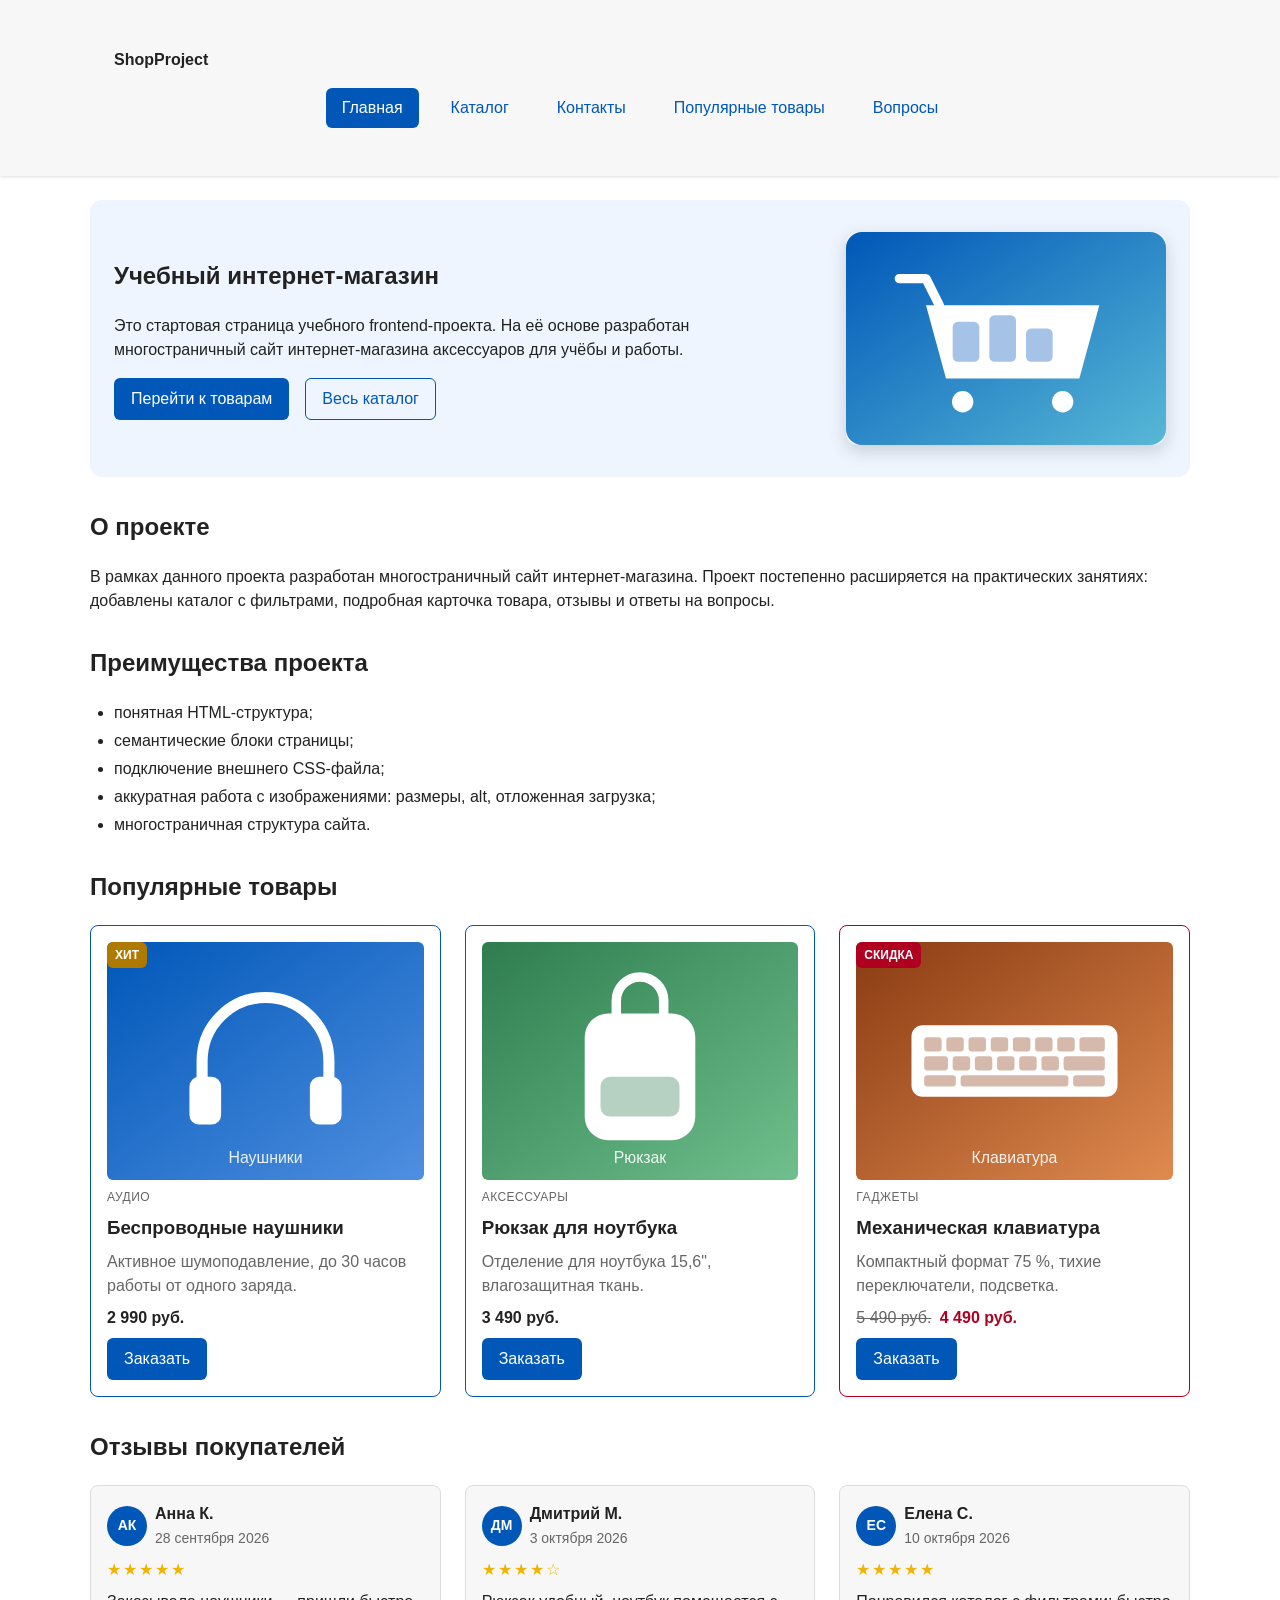
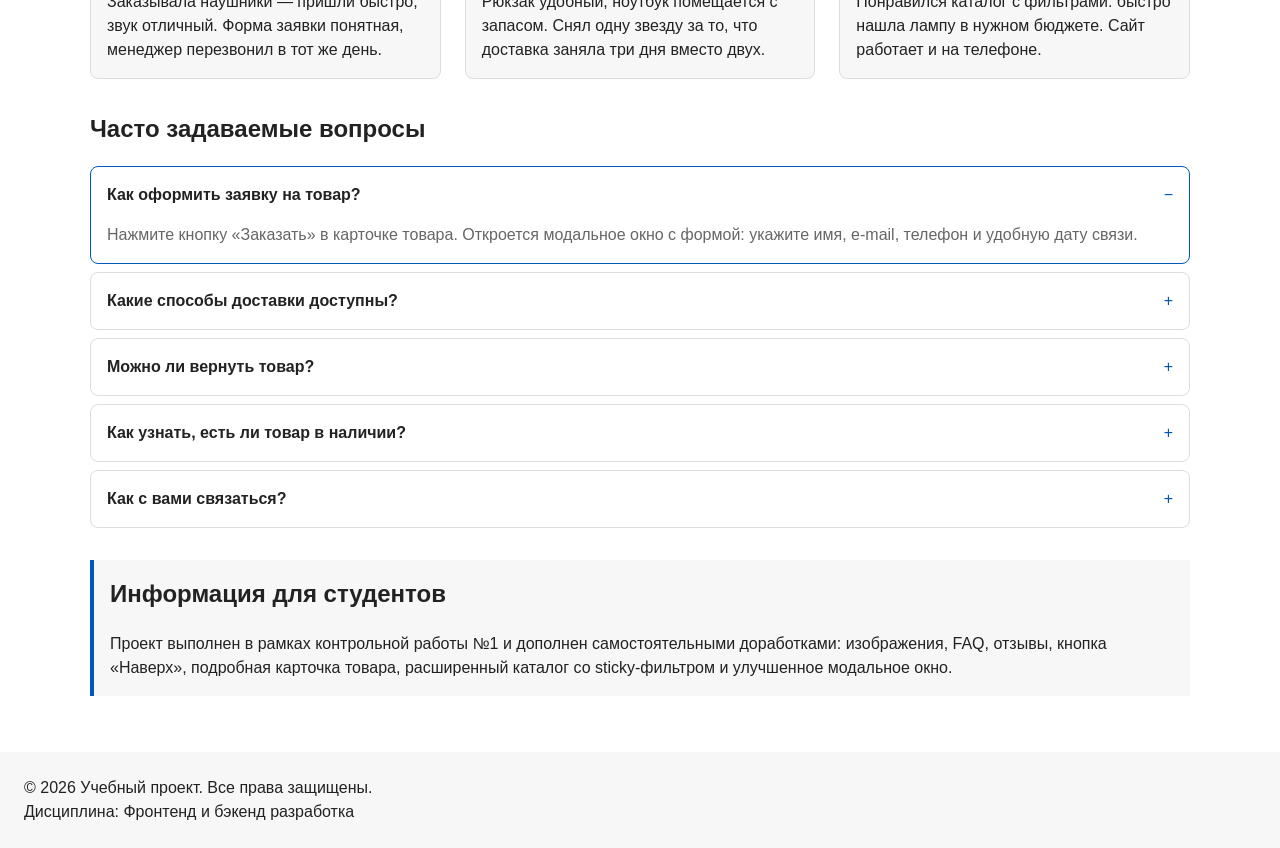
<file: index.html>
<!DOCTYPE html>
<html lang="ru">
<head>
  <meta charset="UTF-8">
  <meta name="viewport" content="width=device-width, initial-scale=1.0">
  <meta name="description" content="Главная страница учебного интернет-магазина: преимущества проекта, популярные товары, отзывы, ответы на вопросы и форма заявки.">
  <title>Учебный интернет-магазин</title>
  <link rel="stylesheet" href="css/style.css">
  <script src="js/main.js" defer></script>
  <meta property="og:type" content="website">
  <meta property="og:title" content="Учебный интернет-магазин">
  <meta property="og:description" content="Учебный frontend-проект интернет-магазина.">
  <meta property="og:image" content="https://egorshishlovttt.github.io/kr1-html-css-shop/images/preview.jpg">
</head>
<body>

  <header class="site-header">
    <div class="site-header__inner">
      <a class="site-header__logo" href="index.html">ShopProject</a>

      <nav class="site-nav" aria-label="Основная навигация">
        <ul class="site-nav__list">
          <li class="site-nav__item">
            <a class="site-nav__link site-nav__link--active" href="index.html" aria-current="page">Главная</a>
          </li>
          <li class="site-nav__item">
            <a class="site-nav__link" href="catalog.html">Каталог</a>
          </li>
          <li class="site-nav__item">
            <a class="site-nav__link" href="contacts.html">Контакты</a>
          </li>
          <li class="site-nav__item">
            <a class="site-nav__link" href="index.html#popular">Популярные товары</a>
          </li>
          <li class="site-nav__item">
            <a class="site-nav__link" href="index.html#faq">Вопросы</a>
          </li>
        </ul>
      </nav>
    </div>
  </header>

  <main id="top">

    <section class="hero">
      <div class="hero__content">
        <h1 class="hero__title">Учебный интернет-магазин</h1>
        <p class="hero__text">
          Это стартовая страница учебного frontend-проекта.
          На её основе разработан многостраничный сайт
          интернет-магазина аксессуаров для учёбы и работы.
        </p>
        <div class="hero__actions">
          <a class="button button--primary" href="#popular">Перейти к товарам</a>
          <a class="button button--secondary" href="catalog.html">Весь каталог</a>
        </div>
      </div>
      <img
        class="hero__image"
        src="images/hero.svg"
        alt="Иллюстрация: корзина с покупками"
        width="480"
        height="320"
        fetchpriority="high"
      >
    </section>

    <section class="section">
      <h2 class="section__title">О проекте</h2>
      <p>
        В рамках данного проекта разработан многостраничный сайт
        интернет-магазина. Проект постепенно расширяется на практических занятиях:
        добавлены каталог с фильтрами, подробная карточка товара, отзывы и ответы на вопросы.
      </p>
    </section>

    <section class="section" id="advantages">
      <h2 class="section__title">Преимущества проекта</h2>
      <ul class="advantages-list">
        <li class="advantages-list__item">понятная HTML-структура;</li>
        <li class="advantages-list__item">семантические блоки страницы;</li>
        <li class="advantages-list__item">подключение внешнего CSS-файла;</li>
        <li class="advantages-list__item">аккуратная работа с изображениями: размеры, alt, отложенная загрузка;</li>
        <li class="advantages-list__item">многостраничная структура сайта.</li>
      </ul>
    </section>

    <section class="section" id="popular">
      <h2 class="section__title">Популярные товары</h2>

      <div class="products-grid">
        <article class="product-card product-card--featured">
          <span class="product-card__badge product-card__badge--hit">Хит</span>
          <div class="product-card__media">
            <img
              class="product-card__image"
              src="images/product-1.svg"
              alt="Беспроводные наушники"
              width="400"
              height="300"
              loading="lazy"
            >
          </div>
          <p class="product-card__category">Аудио</p>
          <h3 class="product-card__title">
            <a class="product-card__link" href="product.html?id=1">Беспроводные наушники</a>
          </h3>
          <p class="product-card__description">Активное шумоподавление, до 30 часов работы от одного заряда.</p>
          <p class="product-card__price">2 990 руб.</p>
          <div class="product-card__actions">
            <button class="button button--primary product-card__button" type="button" data-product="Беспроводные наушники">
              Заказать
            </button>
          </div>
        </article>

        <article class="product-card product-card--featured">
          <div class="product-card__media">
            <img
              class="product-card__image"
              src="images/product-2.svg"
              alt="Рюкзак для ноутбука"
              width="400"
              height="300"
              loading="lazy"
            >
          </div>
          <p class="product-card__category">Аксессуары</p>
          <h3 class="product-card__title">
            <a class="product-card__link" href="product.html?id=2">Рюкзак для ноутбука</a>
          </h3>
          <p class="product-card__description">Отделение для ноутбука 15,6", влагозащитная ткань.</p>
          <p class="product-card__price">3 490 руб.</p>
          <div class="product-card__actions">
            <button class="button button--primary product-card__button" type="button" data-product="Рюкзак для ноутбука">
              Заказать
            </button>
          </div>
        </article>

        <article class="product-card product-card--featured product-card--discount">
          <span class="product-card__badge product-card__badge--discount">Скидка</span>
          <div class="product-card__media">
            <img
              class="product-card__image"
              src="images/product-4.svg"
              alt="Механическая клавиатура"
              width="400"
              height="300"
              loading="lazy"
            >
          </div>
          <p class="product-card__category">Гаджеты</p>
          <h3 class="product-card__title">
            <a class="product-card__link" href="product.html?id=4">Механическая клавиатура</a>
          </h3>
          <p class="product-card__description">Компактный формат 75 %, тихие переключатели, подсветка.</p>
          <p class="product-card__price">
            <s class="product-card__old-price">5 490 руб.</s>
            4 490 руб.
          </p>
          <div class="product-card__actions">
            <button class="button button--primary product-card__button" type="button" data-product="Механическая клавиатура">
              Заказать
            </button>
          </div>
        </article>
      </div>
    </section>

    <section class="section reviews" id="reviews">
      <h2 class="section__title">Отзывы покупателей</h2>

      <div class="reviews__list">
        <article class="review">
          <header class="review__header">
            <span class="review__avatar" aria-hidden="true">АК</span>
            <div class="review__meta">
              <p class="review__author">Анна К.</p>
              <time class="review__date" datetime="2026-09-28">28 сентября 2026</time>
            </div>
          </header>
          <p class="review__rating" aria-label="Оценка 5 из 5">★★★★★</p>
          <p class="review__text">
            Заказывала наушники — пришли быстро, звук отличный. Форма заявки понятная, менеджер перезвонил в тот же день.
          </p>
        </article>

        <article class="review">
          <header class="review__header">
            <span class="review__avatar" aria-hidden="true">ДМ</span>
            <div class="review__meta">
              <p class="review__author">Дмитрий М.</p>
              <time class="review__date" datetime="2026-10-03">3 октября 2026</time>
            </div>
          </header>
          <p class="review__rating" aria-label="Оценка 4 из 5">★★★★☆</p>
          <p class="review__text">
            Рюкзак удобный, ноутбук помещается с запасом. Снял одну звезду за то, что доставка заняла три дня вместо двух.
          </p>
        </article>

        <article class="review">
          <header class="review__header">
            <span class="review__avatar" aria-hidden="true">ЕС</span>
            <div class="review__meta">
              <p class="review__author">Елена С.</p>
              <time class="review__date" datetime="2026-10-10">10 октября 2026</time>
            </div>
          </header>
          <p class="review__rating" aria-label="Оценка 5 из 5">★★★★★</p>
          <p class="review__text">
            Понравился каталог с фильтрами: быстро нашла лампу в нужном бюджете. Сайт работает и на телефоне.
          </p>
        </article>
      </div>
    </section>

    <section class="section faq" id="faq">
      <h2 class="section__title">Часто задаваемые вопросы</h2>

      <details class="faq__item" open>
        <summary class="faq__question">Как оформить заявку на товар?</summary>
        <div class="faq__answer">
          <p>
            Нажмите кнопку «Заказать» в карточке товара. Откроется модальное окно
            с формой: укажите имя, e-mail, телефон и удобную дату связи.
          </p>
        </div>
      </details>

      <details class="faq__item">
        <summary class="faq__question">Какие способы доставки доступны?</summary>
        <div class="faq__answer">
          <p>Курьером по Москве, в пункт выдачи или почтой по России. Способ уточняется при звонке менеджера.</p>
        </div>
      </details>

      <details class="faq__item">
        <summary class="faq__question">Можно ли вернуть товар?</summary>
        <div class="faq__answer">
          <p>Да, в течение 14 дней с момента получения, если сохранён товарный вид и упаковка.</p>
        </div>
      </details>

      <details class="faq__item">
        <summary class="faq__question">Как узнать, есть ли товар в наличии?</summary>
        <div class="faq__answer">
          <p>
            Наличие указано на странице товара в таблице характеристик.
            Если товара нет, кнопка «Заказать» будет недоступна.
          </p>
        </div>
      </details>

      <details class="faq__item">
        <summary class="faq__question">Как с вами связаться?</summary>
        <div class="faq__answer">
          <p>Телефон и e-mail указаны на странице <a href="contacts.html">«Контакты»</a>.</p>
        </div>
      </details>
    </section>

    <aside class="aside-info">
      <h2 class="aside-info__title">Информация для студентов</h2>
      <p class="aside-info__text">
        Проект выполнен в рамках контрольной работы №1 и дополнен самостоятельными
        доработками: изображения, FAQ, отзывы, кнопка «Наверх», подробная карточка
        товара, расширенный каталог со sticky-фильтром и улучшенное модальное окно.
      </p>
    </aside>

  </main>

  <footer class="site-footer" id="contacts">
    <p class="site-footer__text">&copy; 2026 Учебный проект. Все права защищены.</p>
    <p class="site-footer__text">Дисциплина: Фронтенд и бэкенд разработка</p>
  </footer>

  <button class="to-top" id="to-top" type="button" aria-label="Наверх" title="Наверх">
    <span class="to-top__icon" aria-hidden="true">&#8593;</span>
  </button>

  <dialog class="order-dialog" id="order-dialog" aria-labelledby="order-dialog-title">
    <button class="order-dialog__close" type="button" id="close-order-dialog" aria-label="Закрыть окно">
      &times;
    </button>

    <h2 class="order-dialog__title" id="order-dialog-title">Оформление заявки</h2>
    <p class="order-dialog__product" id="order-dialog-product" hidden>
      Товар: <strong id="order-dialog-product-name"></strong>
    </p>

    <form class="order-form" id="order-form" action="#" method="post" novalidate>
      <input id="selected-product" name="selected-product" type="hidden">

      <div class="order-form__field">
        <label class="order-form__label" for="order-name">Имя</label>
        <input
          class="order-form__input"
          id="order-name"
          name="name"
          type="text"
          placeholder="Введите ваше имя"
          minlength="2"
          autocomplete="given-name"
          aria-describedby="order-name-error"
          required
        >
        <small class="order-form__error" id="order-name-error"></small>
      </div>

      <div class="order-form__field">
        <label class="order-form__label" for="order-email">E-mail</label>
        <input
          class="order-form__input"
          id="order-email"
          name="email"
          type="email"
          placeholder="example@mail.ru"
          autocomplete="email"
          aria-describedby="order-email-error"
          required
        >
        <small class="order-form__error" id="order-email-error"></small>
      </div>

      <div class="order-form__field">
        <label class="order-form__label" for="order-phone">Телефон</label>
        <input
          class="order-form__input"
          id="order-phone"
          name="phone"
          type="tel"
          inputmode="tel"
          placeholder="+7 (900) 000-00-00"
          pattern="^\+7 \(\d{3}\) \d{3}-\d{2}-\d{2}$"
          aria-describedby="order-phone-hint order-phone-error"
          required
        >
        <small class="order-form__hint" id="order-phone-hint">Формат: +7 (900) 000-00-00</small>
        <small class="order-form__error" id="order-phone-error"></small>
      </div>

      <div class="order-form__field">
        <label class="order-form__label" for="order-date">Дата связи</label>
        <input class="order-form__input" id="order-date" name="date" type="date">
      </div>

      <div class="order-form__field">
        <label class="order-form__label" for="order-topic">Тема заявки</label>
        <select class="order-form__select" id="order-topic" name="topic" aria-describedby="order-topic-error" required>
          <option value="">Выберите тему</option>
          <option value="product">Заказ товара</option>
          <option value="consultation">Консультация</option>
          <option value="delivery">Доставка</option>
        </select>
        <small class="order-form__error" id="order-topic-error"></small>
      </div>

      <div class="order-form__field">
        <label class="order-form__label" for="order-comment">Комментарий</label>
        <textarea
          class="order-form__textarea"
          id="order-comment"
          name="comment"
          rows="4"
          placeholder="Укажите дополнительную информацию"
        ></textarea>
      </div>

      <div class="order-form__field order-form__field--checkbox">
        <label class="order-form__label order-form__label--inline" for="order-agreement">
          <input
            class="order-form__checkbox"
            id="order-agreement"
            name="agreement"
            type="checkbox"
            aria-describedby="order-agreement-error"
            required
          >
          Я согласен на обработку данных
        </label>
        <small class="order-form__error" id="order-agreement-error"></small>
      </div>

      <div class="order-form__actions">
        <button class="button button--primary" type="submit">
          Отправить заявку
        </button>

        <button class="button button--secondary" type="button" id="cancel-order-dialog">
          Отмена
        </button>
      </div>
    </form>
  </dialog>

  <p class="success-message" id="success-message" role="status" aria-live="polite" hidden>
    Форма успешно отправлена!
  </p>

</body>
</html>
</file>
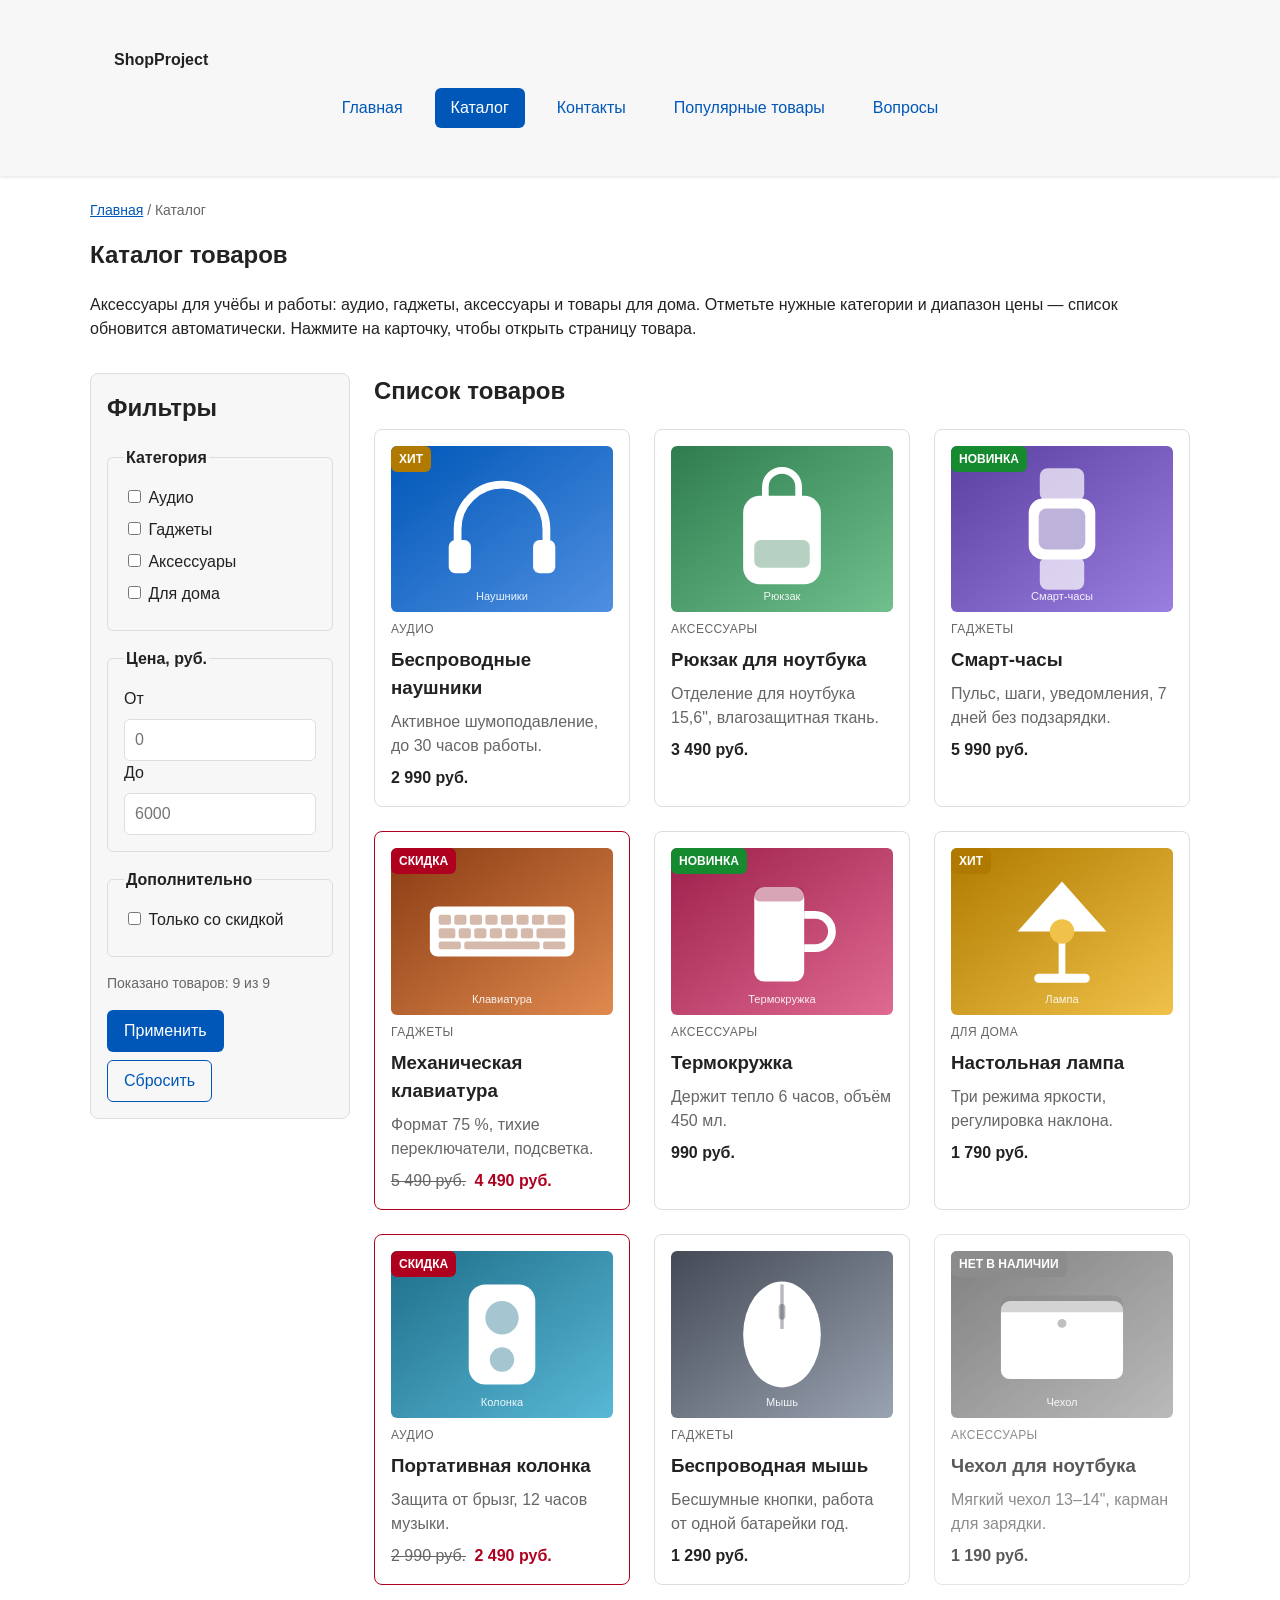
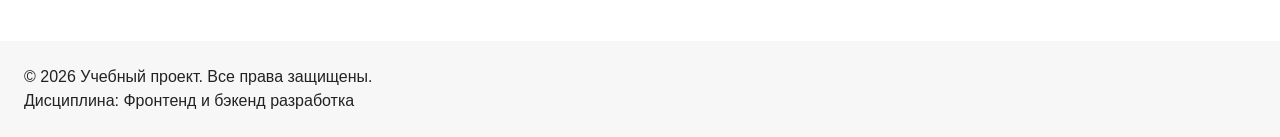
<file: catalog.html>
<!DOCTYPE html>
<html lang="ru">
<head>
  <meta charset="UTF-8">
  <meta name="viewport" content="width=device-width, initial-scale=1.0">
  <meta name="description" content="Каталог товаров учебного интернет-магазина: аудио, гаджеты, аксессуары и товары для дома с фильтром по категории и цене.">
  <title>Каталог товаров — Учебный интернет-магазин</title>
  <link rel="stylesheet" href="css/style.css">
  <script src="js/main.js" defer></script>
  <meta property="og:type" content="website">
  <meta property="og:title" content="Каталог товаров — Учебный интернет-магазин">
  <meta property="og:description" content="Каталог товаров учебного интернет-магазина.">
  <meta property="og:image" content="https://egorshishlovttt.github.io/kr1-html-css-shop/images/preview.jpg">
</head>
<body>

  <header class="site-header">
    <div class="site-header__inner">
      <a class="site-header__logo" href="index.html">ShopProject</a>

      <nav class="site-nav" aria-label="Основная навигация">
        <ul class="site-nav__list">
          <li class="site-nav__item">
            <a class="site-nav__link" href="index.html">Главная</a>
          </li>
          <li class="site-nav__item">
            <a class="site-nav__link site-nav__link--active" href="catalog.html" aria-current="page">Каталог</a>
          </li>
          <li class="site-nav__item">
            <a class="site-nav__link" href="contacts.html">Контакты</a>
          </li>
          <li class="site-nav__item">
            <a class="site-nav__link" href="index.html#popular">Популярные товары</a>
          </li>
          <li class="site-nav__item">
            <a class="site-nav__link" href="index.html#faq">Вопросы</a>
          </li>
        </ul>
      </nav>
    </div>
  </header>

  <main id="top">
    <nav class="breadcrumbs" aria-label="Хлебные крошки">
      <a class="breadcrumbs__link" href="index.html">Главная</a>
      <span class="breadcrumbs__current">Каталог</span>
    </nav>

    <section class="section">
      <h1 class="section__title">Каталог товаров</h1>
      <p>
        Аксессуары для учёбы и работы: аудио, гаджеты, аксессуары и товары для дома.
        Отметьте нужные категории и диапазон цены — список обновится автоматически.
        Нажмите на карточку, чтобы открыть страницу товара.
      </p>
    </section>

    <section class="catalog-layout">
      <aside class="catalog-filters">
        <h2 class="catalog-filters__title">Фильтры</h2>

        <form class="filters-form" id="filters-form" action="#" method="get">
          <fieldset class="filters-form__group">
            <legend class="filters-form__legend">Категория</legend>

            <label class="filters-form__label">
              <input class="filters-form__checkbox" type="checkbox" name="category" value="audio">
              Аудио
            </label>

            <label class="filters-form__label">
              <input class="filters-form__checkbox" type="checkbox" name="category" value="gadgets">
              Гаджеты
            </label>

            <label class="filters-form__label">
              <input class="filters-form__checkbox" type="checkbox" name="category" value="accessories">
              Аксессуары
            </label>

            <label class="filters-form__label">
              <input class="filters-form__checkbox" type="checkbox" name="category" value="home">
              Для дома
            </label>
          </fieldset>

          <fieldset class="filters-form__group">
            <legend class="filters-form__legend">Цена, руб.</legend>

            <label class="filters-form__label" for="price-from">От</label>
            <input class="filters-form__input" id="price-from" name="price-from" type="number" min="0" step="100" placeholder="0">

            <label class="filters-form__label" for="price-to">До</label>
            <input class="filters-form__input" id="price-to" name="price-to" type="number" min="0" step="100" placeholder="6000">
          </fieldset>

          <fieldset class="filters-form__group">
            <legend class="filters-form__legend">Дополнительно</legend>

            <label class="filters-form__label">
              <input class="filters-form__checkbox" type="checkbox" name="discount" value="1">
              Только со скидкой
            </label>
          </fieldset>

          <p class="filters-form__count" id="filters-count" aria-live="polite">Показано товаров: 9 из 9</p>

          <div class="filters-form__actions">
            <button class="button button--primary" type="submit">Применить</button>
            <button class="button button--secondary" type="reset">Сбросить</button>
          </div>
        </form>
      </aside>

      <section class="catalog-products">
        <h2 class="catalog-products__title">Список товаров</h2>

        <div class="products-grid" id="products-grid">
          <article class="product-card product-card--hit" data-category="audio" data-price="2990">
            <span class="product-card__badge product-card__badge--hit">Хит</span>
            <div class="product-card__media">
              <img class="product-card__image" src="images/product-1.svg" alt="Беспроводные наушники" width="400" height="300" loading="lazy">
            </div>
            <p class="product-card__category">Аудио</p>
            <h3 class="product-card__title"><a class="product-card__link" href="product.html?id=1">Беспроводные наушники</a></h3>
            <p class="product-card__description">Активное шумоподавление, до 30 часов работы.</p>
            <p class="product-card__price">2 990 руб.</p>
          </article>

          <article class="product-card" data-category="accessories" data-price="3490">
            <div class="product-card__media">
              <img class="product-card__image" src="images/product-2.svg" alt="Рюкзак для ноутбука" width="400" height="300" loading="lazy">
            </div>
            <p class="product-card__category">Аксессуары</p>
            <h3 class="product-card__title"><a class="product-card__link" href="product.html?id=2">Рюкзак для ноутбука</a></h3>
            <p class="product-card__description">Отделение для ноутбука 15,6", влагозащитная ткань.</p>
            <p class="product-card__price">3 490 руб.</p>
          </article>

          <article class="product-card product-card--new" data-category="gadgets" data-price="5990">
            <span class="product-card__badge product-card__badge--new">Новинка</span>
            <div class="product-card__media">
              <img class="product-card__image" src="images/product-3.svg" alt="Смарт-часы" width="400" height="300" loading="lazy">
            </div>
            <p class="product-card__category">Гаджеты</p>
            <h3 class="product-card__title"><a class="product-card__link" href="product.html?id=3">Смарт-часы</a></h3>
            <p class="product-card__description">Пульс, шаги, уведомления, 7 дней без подзарядки.</p>
            <p class="product-card__price">5 990 руб.</p>
          </article>

          <article class="product-card product-card--discount" data-category="gadgets" data-price="4490" data-discount="1">
            <span class="product-card__badge product-card__badge--discount">Скидка</span>
            <div class="product-card__media">
              <img class="product-card__image" src="images/product-4.svg" alt="Механическая клавиатура" width="400" height="300" loading="lazy">
            </div>
            <p class="product-card__category">Гаджеты</p>
            <h3 class="product-card__title"><a class="product-card__link" href="product.html?id=4">Механическая клавиатура</a></h3>
            <p class="product-card__description">Формат 75 %, тихие переключатели, подсветка.</p>
            <p class="product-card__price"><s class="product-card__old-price">5 490 руб.</s> 4 490 руб.</p>
          </article>

          <article class="product-card product-card--new" data-category="accessories" data-price="990">
            <span class="product-card__badge product-card__badge--new">Новинка</span>
            <div class="product-card__media">
              <img class="product-card__image" src="images/product-5.svg" alt="Термокружка" width="400" height="300" loading="lazy">
            </div>
            <p class="product-card__category">Аксессуары</p>
            <h3 class="product-card__title"><a class="product-card__link" href="product.html?id=5">Термокружка</a></h3>
            <p class="product-card__description">Держит тепло 6 часов, объём 450 мл.</p>
            <p class="product-card__price">990 руб.</p>
          </article>

          <article class="product-card product-card--hit" data-category="home" data-price="1790">
            <span class="product-card__badge product-card__badge--hit">Хит</span>
            <div class="product-card__media">
              <img class="product-card__image" src="images/product-6.svg" alt="Настольная лампа" width="400" height="300" loading="lazy">
            </div>
            <p class="product-card__category">Для дома</p>
            <h3 class="product-card__title"><a class="product-card__link" href="product.html?id=6">Настольная лампа</a></h3>
            <p class="product-card__description">Три режима яркости, регулировка наклона.</p>
            <p class="product-card__price">1 790 руб.</p>
          </article>

          <article class="product-card product-card--discount" data-category="audio" data-price="2490" data-discount="1">
            <span class="product-card__badge product-card__badge--discount">Скидка</span>
            <div class="product-card__media">
              <img class="product-card__image" src="images/product-7.svg" alt="Портативная колонка" width="400" height="300" loading="lazy">
            </div>
            <p class="product-card__category">Аудио</p>
            <h3 class="product-card__title"><a class="product-card__link" href="product.html?id=7">Портативная колонка</a></h3>
            <p class="product-card__description">Защита от брызг, 12 часов музыки.</p>
            <p class="product-card__price"><s class="product-card__old-price">2 990 руб.</s> 2 490 руб.</p>
          </article>

          <article class="product-card" data-category="gadgets" data-price="1290">
            <div class="product-card__media">
              <img class="product-card__image" src="images/product-8.svg" alt="Беспроводная мышь" width="400" height="300" loading="lazy">
            </div>
            <p class="product-card__category">Гаджеты</p>
            <h3 class="product-card__title"><a class="product-card__link" href="product.html?id=8">Беспроводная мышь</a></h3>
            <p class="product-card__description">Бесшумные кнопки, работа от одной батарейки год.</p>
            <p class="product-card__price">1 290 руб.</p>
          </article>

          <article class="product-card product-card--out-of-stock" data-category="accessories" data-price="1190">
            <span class="product-card__badge product-card__badge--muted">Нет в наличии</span>
            <div class="product-card__media">
              <img class="product-card__image" src="images/product-9.svg" alt="Чехол для ноутбука" width="400" height="300" loading="lazy">
            </div>
            <p class="product-card__category">Аксессуары</p>
            <h3 class="product-card__title"><a class="product-card__link" href="product.html?id=9">Чехол для ноутбука</a></h3>
            <p class="product-card__description">Мягкий чехол 13–14", карман для зарядки.</p>
            <p class="product-card__price">1 190 руб.</p>
          </article>
        </div>

        <p class="catalog-products__empty" id="products-empty" hidden>
          По выбранным фильтрам ничего не найдено. Попробуйте изменить категорию или цену.
        </p>
      </section>
    </section>
  </main>

  <footer class="site-footer">
    <p class="site-footer__text">&copy; 2026 Учебный проект. Все права защищены.</p>
    <p class="site-footer__text">Дисциплина: Фронтенд и бэкенд разработка</p>
  </footer>

  <button class="to-top" id="to-top" type="button" aria-label="Наверх" title="Наверх">
    <span class="to-top__icon" aria-hidden="true">&#8593;</span>
  </button>
</body>
</html>
</file>
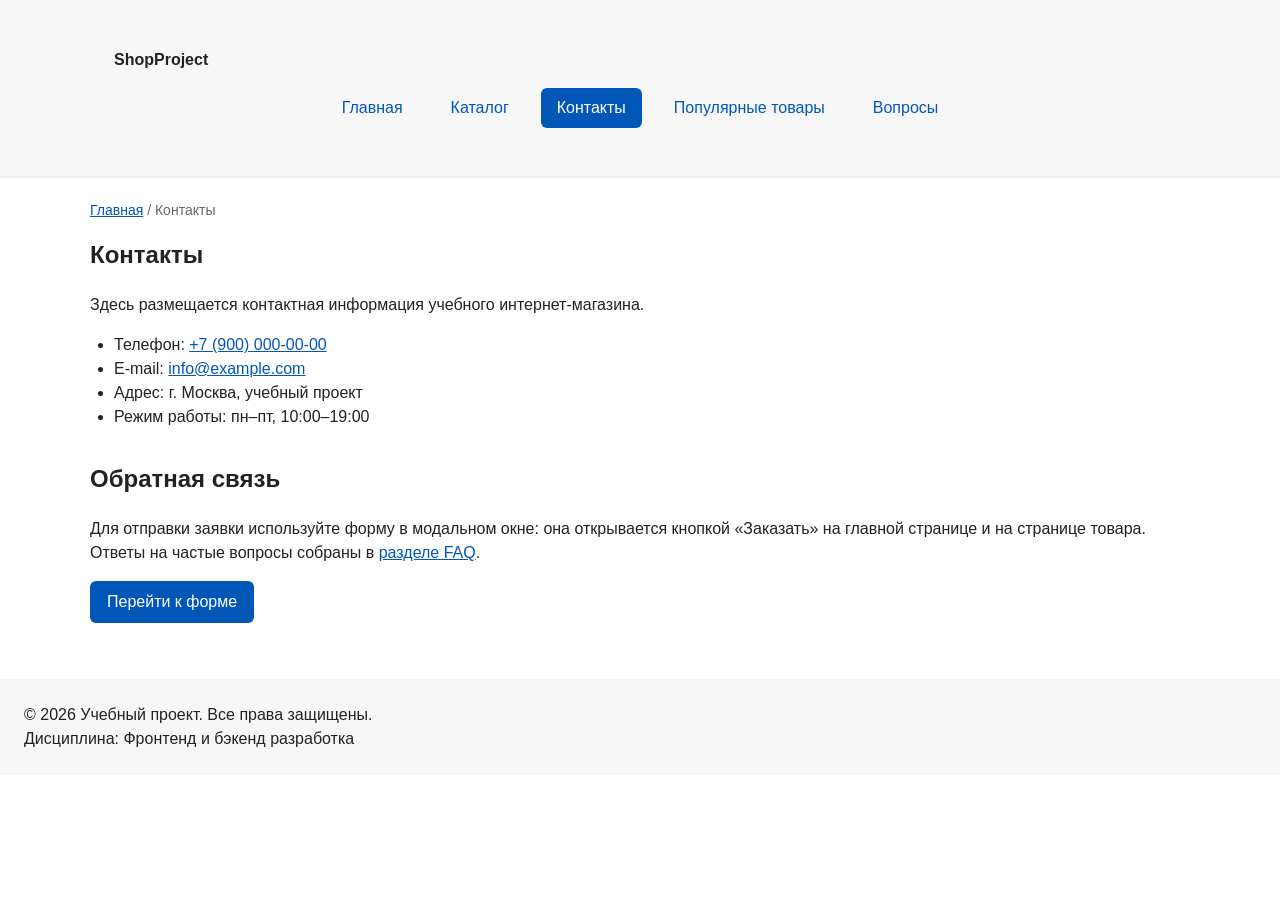
<file: contacts.html>
<!DOCTYPE html>
<html lang="ru">
<head>
  <meta charset="UTF-8">
  <meta name="viewport" content="width=device-width, initial-scale=1.0">
  <meta name="description" content="Контактная информация учебного интернет-магазина.">
  <title>Контакты — Учебный интернет-магазин</title>
  <link rel="stylesheet" href="css/style.css">
  <script src="js/main.js" defer></script>
  <meta property="og:type" content="website">
  <meta property="og:title" content="Контакты — Учебный интернет-магазин">
  <meta property="og:description" content="Контактная информация учебного интернет-магазина.">
  <meta property="og:image" content="https://egorshishlovttt.github.io/kr1-html-css-shop/images/preview.jpg">
</head>
<body>

  <header class="site-header">
    <div class="site-header__inner">
      <a class="site-header__logo" href="index.html">ShopProject</a>

      <nav class="site-nav" aria-label="Основная навигация">
        <ul class="site-nav__list">
          <li class="site-nav__item">
            <a class="site-nav__link" href="index.html">Главная</a>
          </li>
          <li class="site-nav__item">
            <a class="site-nav__link" href="catalog.html">Каталог</a>
          </li>
          <li class="site-nav__item">
            <a class="site-nav__link site-nav__link--active" href="contacts.html" aria-current="page">Контакты</a>
          </li>
          <li class="site-nav__item">
            <a class="site-nav__link" href="index.html#popular">Популярные товары</a>
          </li>
          <li class="site-nav__item">
            <a class="site-nav__link" href="index.html#faq">Вопросы</a>
          </li>
        </ul>
      </nav>
    </div>
  </header>

  <main id="top">
    <nav class="breadcrumbs" aria-label="Хлебные крошки">
      <a class="breadcrumbs__link" href="index.html">Главная</a>
      <span class="breadcrumbs__current">Контакты</span>
    </nav>

    <section class="section">
      <h1 class="section__title">Контакты</h1>
      <p>
        Здесь размещается контактная информация учебного интернет-магазина.
      </p>

      <ul class="contact-list">
        <li class="contact-list__item">Телефон: <a href="tel:+79000000000">+7 (900) 000-00-00</a></li>
        <li class="contact-list__item">E-mail: <a href="mailto:info@example.com">info@example.com</a></li>
        <li class="contact-list__item">Адрес: г. Москва, учебный проект</li>
        <li class="contact-list__item">Режим работы: пн–пт, 10:00–19:00</li>
      </ul>
    </section>

    <section class="section" id="feedback">
      <h2 class="section__title">Обратная связь</h2>
      <p>
        Для отправки заявки используйте форму в модальном окне: она открывается
        кнопкой «Заказать» на главной странице и на странице товара.
        Ответы на частые вопросы собраны в <a href="index.html#faq">разделе FAQ</a>.
      </p>
      <a class="button button--primary" href="index.html#popular">Перейти к форме</a>
    </section>
  </main>

  <footer class="site-footer">
    <p class="site-footer__text">&copy; 2026 Учебный проект. Все права защищены.</p>
    <p class="site-footer__text">Дисциплина: Фронтенд и бэкенд разработка</p>
  </footer>

  <button class="to-top" id="to-top" type="button" aria-label="Наверх" title="Наверх">
    <span class="to-top__icon" aria-hidden="true">&#8593;</span>
  </button>
</body>
</html>
</file>
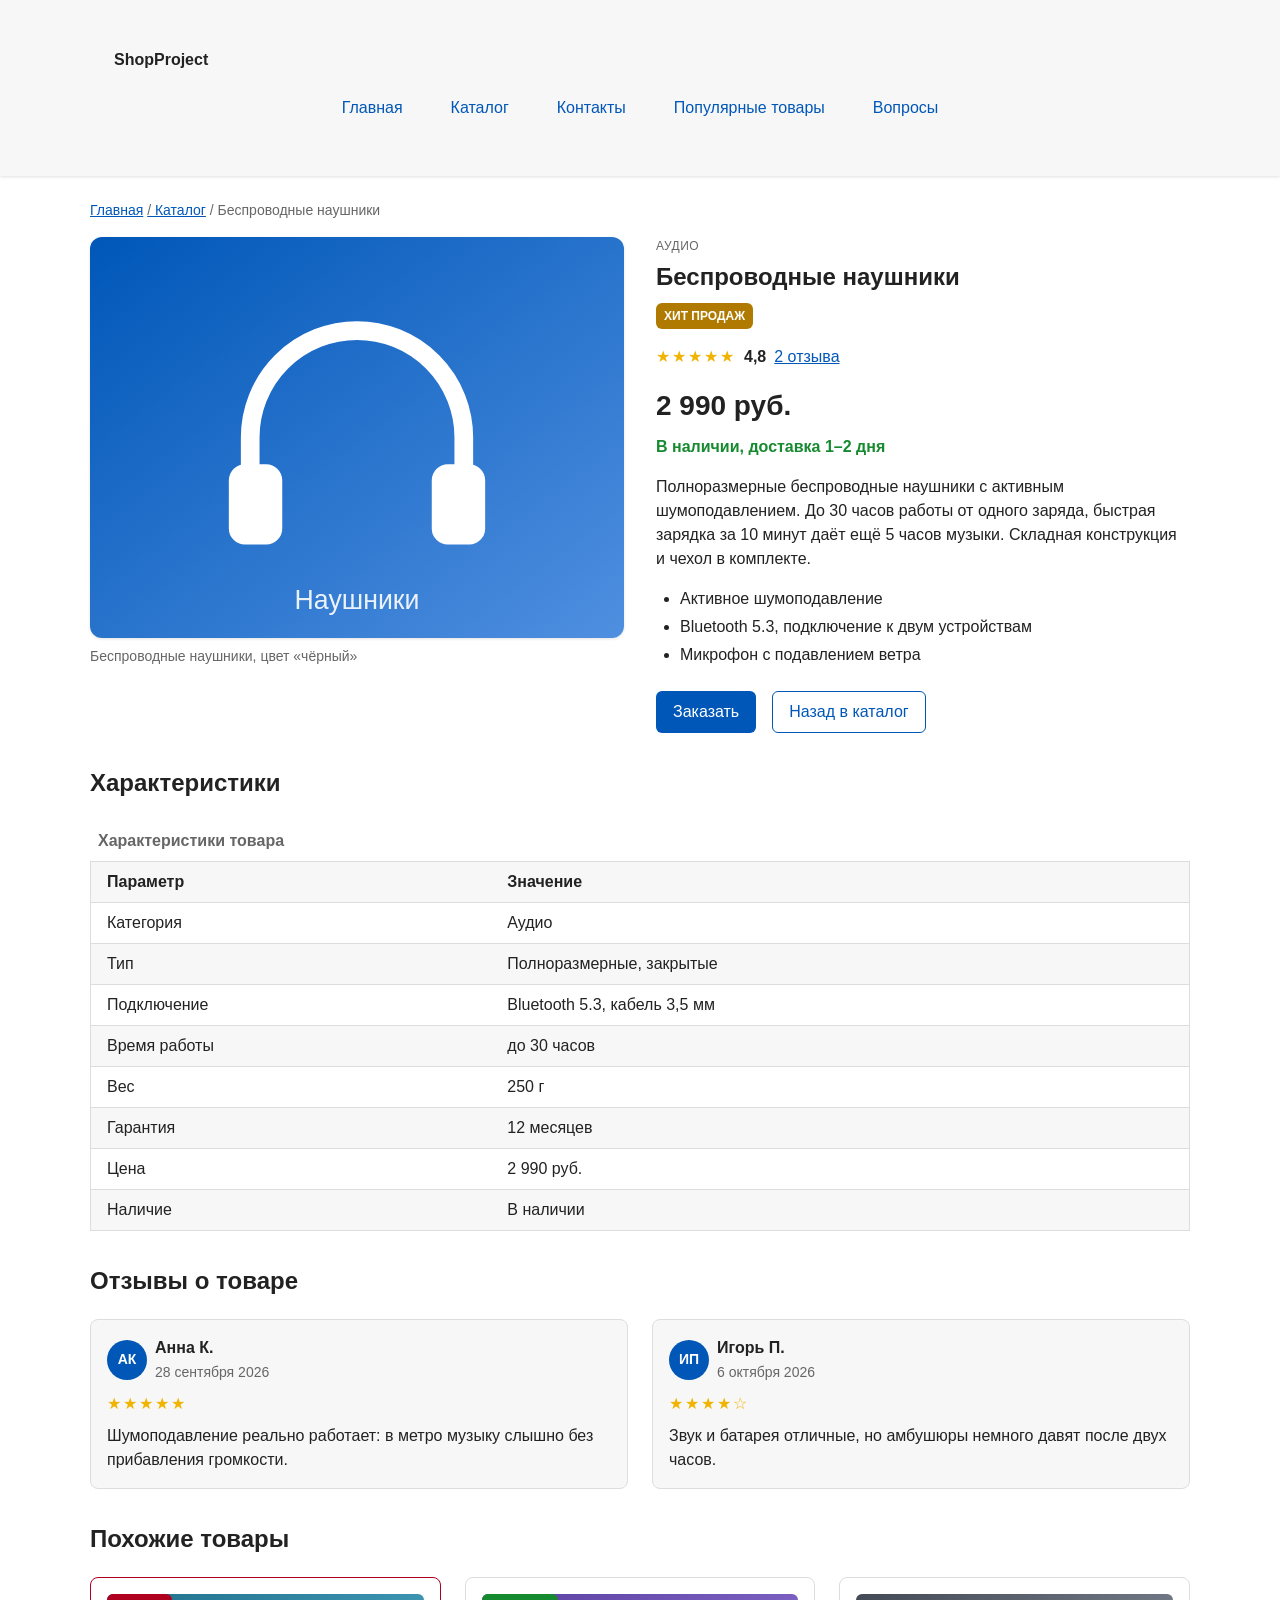
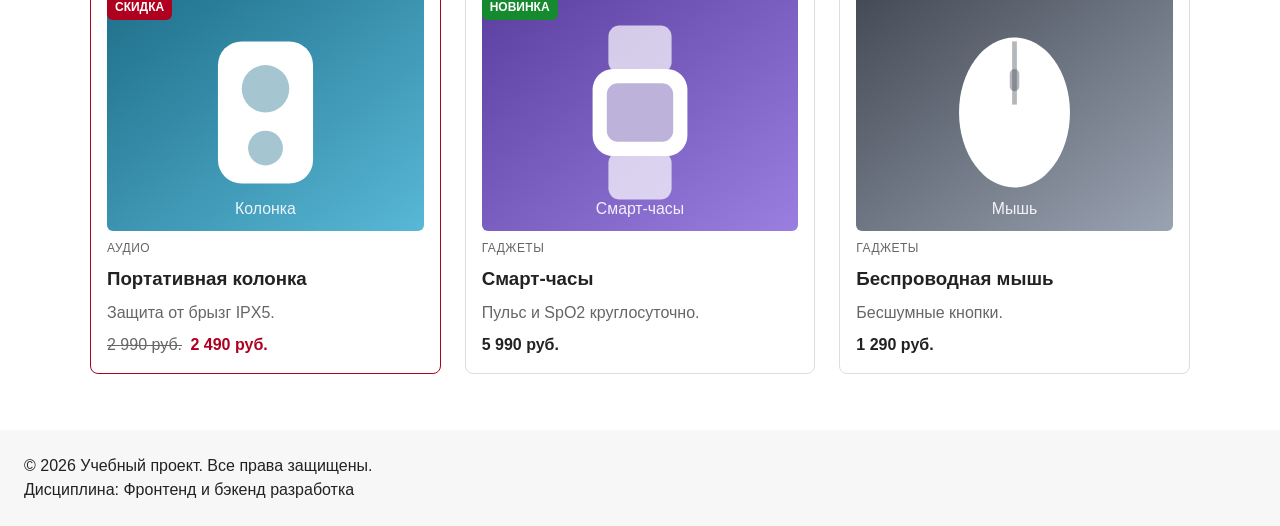
<file: product.html>
<!DOCTYPE html>
<html lang="ru">
<head>
  <meta charset="UTF-8">
  <meta name="viewport" content="width=device-width, initial-scale=1.0">
  <meta name="description" content="Беспроводные наушники: описание, характеристики, цена, отзывы и форма заявки в учебном интернет-магазине.">
  <title>Беспроводные наушники — Учебный интернет-магазин</title>
  <link rel="stylesheet" href="css/style.css">
  <script src="js/products.js" defer></script>
  <script src="js/main.js" defer></script>
  <meta property="og:type" content="product">
  <meta property="og:title" content="Товар — Учебный интернет-магазин">
  <meta property="og:description" content="Карточка товара учебного интернет-магазина.">
  <meta property="og:image" content="https://egorshishlovttt.github.io/kr1-html-css-shop/images/preview.jpg">
</head>
<body>

  <header class="site-header">
    <div class="site-header__inner">
      <a class="site-header__logo" href="index.html">ShopProject</a>

      <nav class="site-nav" aria-label="Основная навигация">
        <ul class="site-nav__list">
          <li class="site-nav__item">
            <a class="site-nav__link" href="index.html">Главная</a>
          </li>
          <li class="site-nav__item">
            <a class="site-nav__link" href="catalog.html">Каталог</a>
          </li>
          <li class="site-nav__item">
            <a class="site-nav__link" href="contacts.html">Контакты</a>
          </li>
          <li class="site-nav__item">
            <a class="site-nav__link" href="index.html#popular">Популярные товары</a>
          </li>
          <li class="site-nav__item">
            <a class="site-nav__link" href="index.html#faq">Вопросы</a>
          </li>
        </ul>
      </nav>
    </div>
  </header>

  <main id="top">
    <nav class="breadcrumbs" aria-label="Хлебные крошки">
      <a class="breadcrumbs__link" href="index.html">Главная</a>
      <a class="breadcrumbs__link breadcrumbs__link--next" href="catalog.html">Каталог</a>
      <span class="breadcrumbs__current" id="breadcrumb-current">Беспроводные наушники</span>
    </nav>

    <!-- Разметка заполнена данными первого товара; js/products.js подставляет товар по ?id= -->
    <article class="product">
      <figure class="product__gallery">
        <img
          class="product__image"
          id="product-image"
          src="images/product-1.svg"
          alt="Беспроводные наушники чёрного цвета, вид спереди"
          width="400"
          height="300"
          fetchpriority="high"
        >
        <figcaption class="product__caption" id="product-caption">Беспроводные наушники, цвет «чёрный»</figcaption>
      </figure>

      <div class="product__summary">
        <p class="product__category" id="product-category">Аудио</p>
        <h1 class="product__title" id="product-title">Беспроводные наушники</h1>
        <span class="product__badge product__badge--hit" id="product-badge">Хит продаж</span>

        <p class="product__rating">
          <span class="product__stars" id="product-stars" aria-label="Оценка 4,8 из 5">★★★★★</span>
          <span class="product__rating-value" id="product-rating-value">4,8</span>
          <a class="product__rating-link" id="product-rating-link" href="#product-reviews">2 отзыва</a>
        </p>

        <p class="product__price">
          <s class="product__old-price" id="product-old-price" hidden></s>
          <span id="product-price-value">2 990 руб.</span>
        </p>

        <p class="product__availability product__availability--in-stock" id="product-availability">В наличии, доставка 1–2 дня</p>

        <p class="product__description" id="product-description">
          Полноразмерные беспроводные наушники с активным шумоподавлением.
          До 30 часов работы от одного заряда, быстрая зарядка за 10 минут
          даёт ещё 5 часов музыки. Складная конструкция и чехол в комплекте.
        </p>

        <ul class="product__features" id="product-features">
          <li class="product__feature">Активное шумоподавление</li>
          <li class="product__feature">Bluetooth 5.3, подключение к двум устройствам</li>
          <li class="product__feature">Микрофон с подавлением ветра</li>
        </ul>

        <div class="product__actions">
          <button class="button button--primary" id="product-order" type="button" data-product="Беспроводные наушники">
            Заказать
          </button>
          <a class="button button--secondary" href="catalog.html">Назад в каталог</a>
        </div>
      </div>
    </article>

    <section class="section" id="specs">
      <h2 class="section__title">Характеристики</h2>

      <table class="product-table">
        <caption class="product-table__caption">Характеристики товара</caption>
        <thead>
          <tr>
            <th class="product-table__head" scope="col">Параметр</th>
            <th class="product-table__head" scope="col">Значение</th>
          </tr>
        </thead>
        <tbody id="product-specs">
          <tr>
            <td class="product-table__cell">Категория</td>
            <td class="product-table__cell">Аудио</td>
          </tr>
          <tr>
            <td class="product-table__cell">Тип</td>
            <td class="product-table__cell">Полноразмерные, закрытые</td>
          </tr>
          <tr>
            <td class="product-table__cell">Подключение</td>
            <td class="product-table__cell">Bluetooth 5.3, кабель 3,5 мм</td>
          </tr>
          <tr>
            <td class="product-table__cell">Время работы</td>
            <td class="product-table__cell">до 30 часов</td>
          </tr>
          <tr>
            <td class="product-table__cell">Вес</td>
            <td class="product-table__cell">250 г</td>
          </tr>
          <tr>
            <td class="product-table__cell">Гарантия</td>
            <td class="product-table__cell">12 месяцев</td>
          </tr>
          <tr>
            <td class="product-table__cell">Цена</td>
            <td class="product-table__cell">2 990 руб.</td>
          </tr>
          <tr>
            <td class="product-table__cell">Наличие</td>
            <td class="product-table__cell">В наличии</td>
          </tr>
        </tbody>
      </table>
    </section>

    <section class="section reviews" id="product-reviews">
      <h2 class="section__title">Отзывы о товаре</h2>

      <div class="reviews__list" id="product-reviews-list">
        <article class="review">
          <header class="review__header">
            <span class="review__avatar" aria-hidden="true">АК</span>
            <div class="review__meta">
              <p class="review__author">Анна К.</p>
              <time class="review__date" datetime="2026-09-28">28 сентября 2026</time>
            </div>
          </header>
          <p class="review__rating" aria-label="Оценка 5 из 5">★★★★★</p>
          <p class="review__text">Шумоподавление реально работает: в метро музыку слышно без прибавления громкости.</p>
        </article>

        <article class="review">
          <header class="review__header">
            <span class="review__avatar" aria-hidden="true">ИП</span>
            <div class="review__meta">
              <p class="review__author">Игорь П.</p>
              <time class="review__date" datetime="2026-10-06">6 октября 2026</time>
            </div>
          </header>
          <p class="review__rating" aria-label="Оценка 4 из 5">★★★★☆</p>
          <p class="review__text">Звук и батарея отличные, но амбушюры немного давят после двух часов.</p>
        </article>
      </div>
    </section>

    <section class="section" id="related">
      <h2 class="section__title">Похожие товары</h2>

      <div class="products-grid" id="related-grid">
        <article class="product-card product-card--discount">
          <span class="product-card__badge product-card__badge--discount">Скидка</span>
          <div class="product-card__media">
            <img class="product-card__image" src="images/product-7.svg" alt="Портативная колонка" width="400" height="300" loading="lazy">
          </div>
          <p class="product-card__category">Аудио</p>
          <h3 class="product-card__title"><a class="product-card__link" href="product.html?id=7">Портативная колонка</a></h3>
          <p class="product-card__description">Защита от брызг, 12 часов музыки.</p>
          <p class="product-card__price"><s class="product-card__old-price">2 990 руб.</s> 2 490 руб.</p>
        </article>

        <article class="product-card product-card--new">
          <span class="product-card__badge product-card__badge--new">Новинка</span>
          <div class="product-card__media">
            <img class="product-card__image" src="images/product-3.svg" alt="Смарт-часы" width="400" height="300" loading="lazy">
          </div>
          <p class="product-card__category">Гаджеты</p>
          <h3 class="product-card__title"><a class="product-card__link" href="product.html?id=3">Смарт-часы</a></h3>
          <p class="product-card__description">Пульс, шаги, уведомления, 7 дней без подзарядки.</p>
          <p class="product-card__price">5 990 руб.</p>
        </article>

        <article class="product-card">
          <div class="product-card__media">
            <img class="product-card__image" src="images/product-8.svg" alt="Беспроводная мышь" width="400" height="300" loading="lazy">
          </div>
          <p class="product-card__category">Гаджеты</p>
          <h3 class="product-card__title"><a class="product-card__link" href="product.html?id=8">Беспроводная мышь</a></h3>
          <p class="product-card__description">Бесшумные кнопки, работа от одной батарейки год.</p>
          <p class="product-card__price">1 290 руб.</p>
        </article>
      </div>
    </section>
  </main>

  <footer class="site-footer">
    <p class="site-footer__text">&copy; 2026 Учебный проект. Все права защищены.</p>
    <p class="site-footer__text">Дисциплина: Фронтенд и бэкенд разработка</p>
  </footer>

  <button class="to-top" id="to-top" type="button" aria-label="Наверх" title="Наверх">
    <span class="to-top__icon" aria-hidden="true">&#8593;</span>
  </button>

  <dialog class="order-dialog" id="order-dialog" aria-labelledby="order-dialog-title">
    <button class="order-dialog__close" type="button" id="close-order-dialog" aria-label="Закрыть окно">
      &times;
    </button>

    <h2 class="order-dialog__title" id="order-dialog-title">Оформление заявки</h2>
    <p class="order-dialog__product" id="order-dialog-product" hidden>
      Товар: <strong id="order-dialog-product-name"></strong>
    </p>

    <form class="order-form" id="order-form" action="#" method="post" novalidate>
      <input id="selected-product" name="selected-product" type="hidden">

      <div class="order-form__field">
        <label class="order-form__label" for="order-name">Имя</label>
        <input class="order-form__input" id="order-name" name="name" type="text" placeholder="Введите ваше имя" minlength="2" autocomplete="given-name" aria-describedby="order-name-error" required>
        <small class="order-form__error" id="order-name-error"></small>
      </div>

      <div class="order-form__field">
        <label class="order-form__label" for="order-email">E-mail</label>
        <input class="order-form__input" id="order-email" name="email" type="email" placeholder="example@mail.ru" autocomplete="email" aria-describedby="order-email-error" required>
        <small class="order-form__error" id="order-email-error"></small>
      </div>

      <div class="order-form__field">
        <label class="order-form__label" for="order-phone">Телефон</label>
        <input class="order-form__input" id="order-phone" name="phone" type="tel" inputmode="tel" placeholder="+7 (900) 000-00-00" pattern="^\+7 \(\d{3}\) \d{3}-\d{2}-\d{2}$" aria-describedby="order-phone-hint order-phone-error" required>
        <small class="order-form__hint" id="order-phone-hint">Формат: +7 (900) 000-00-00</small>
        <small class="order-form__error" id="order-phone-error"></small>
      </div>

      <div class="order-form__field">
        <label class="order-form__label" for="order-date">Дата связи</label>
        <input class="order-form__input" id="order-date" name="date" type="date">
      </div>

      <div class="order-form__field">
        <label class="order-form__label" for="order-topic">Тема заявки</label>
        <select class="order-form__select" id="order-topic" name="topic" aria-describedby="order-topic-error" required>
          <option value="">Выберите тему</option>
          <option value="product">Заказ товара</option>
          <option value="consultation">Консультация</option>
          <option value="delivery">Доставка</option>
        </select>
        <small class="order-form__error" id="order-topic-error"></small>
      </div>

      <div class="order-form__field">
        <label class="order-form__label" for="order-comment">Комментарий</label>
        <textarea class="order-form__textarea" id="order-comment" name="comment" rows="4" placeholder="Укажите дополнительную информацию"></textarea>
      </div>

      <div class="order-form__field order-form__field--checkbox">
        <label class="order-form__label order-form__label--inline" for="order-agreement">
          <input class="order-form__checkbox" id="order-agreement" name="agreement" type="checkbox" aria-describedby="order-agreement-error" required>
          Я согласен на обработку данных
        </label>
        <small class="order-form__error" id="order-agreement-error"></small>
      </div>

      <div class="order-form__actions">
        <button class="button button--primary" type="submit">Отправить заявку</button>
        <button class="button button--secondary" type="button" id="cancel-order-dialog">Отмена</button>
      </div>
    </form>
  </dialog>

  <p class="success-message" id="success-message" role="status" aria-live="polite" hidden>
    Форма успешно отправлена!
  </p>
</body>
</html>
</file>
<file: css/style.css>
/* ===================================
   1. Переменные проекта
   =================================== */

:root {
  /* Основные цвета */
  --color-bg: #ffffff;
  --color-text: #222222;
  --color-muted: #666666;
  --color-primary: #0057b8;
  --color-primary-dark: #003f86;
  --color-border: #dddddd;
  --color-surface: #f7f7f7;
  --color-surface-accent: #eef5ff;
  --color-danger: #b00020;
  --color-success: #168a2f;
  --color-success-bg: #eefaf0;
  --color-warning: #b07a00;
  --color-star: #f0b400;
  --color-white: #ffffff;

  /* Отступы */
  --space-xs: 4px;
  --space-sm: 8px;
  --space-md: 16px;
  --space-lg: 24px;
  --space-xl: 32px;

  /* Скругления */
  --radius-sm: 6px;
  --radius-md: 8px;
  --radius-lg: 12px;

  /* Тени */
  --shadow-sm: 0 1px 3px rgba(0, 0, 0, 0.12);
  --shadow-md: 0 6px 18px rgba(0, 0, 0, 0.16);

  /* Размеры */
  --container-width: 1100px;
  --header-offset: 170px; /* высота липкой шапки + запас */

  /* Слои */
  --z-header: 80;
  --z-to-top: 90;
  --z-toast: 100;
}

/* ===================================
   2. Базовые стили
   =================================== */

* {
  box-sizing: border-box;
}

html {
  scroll-behavior: smooth;
  scroll-padding-top: var(--header-offset);  /* якорные ссылки не прячутся под шапкой */
}

@media (prefers-reduced-motion: reduce) {
  html {
    scroll-behavior: auto;
  }
  scroll-padding-top: 170px;  /* якорные ссылки не прячутся под шапкой */
}

body {
  margin: 0;
  font-family: Arial, sans-serif;
  line-height: 1.5;
  color: var(--color-text);
  background-color: var(--color-bg);
}

main {
  padding: var(--space-lg);
}

/* Изображения не вылезают за контейнер и не ломают раскладку */
img {
  display: block;
  max-width: 100%;
  height: auto;
}

a {
  color: var(--color-primary);
}

a:hover {
  color: var(--color-primary-dark);
}

a:focus-visible {
  outline: 2px solid var(--color-primary);
  outline-offset: 3px;
}

/* Подсветка цели якорной ссылки */
:target {
  outline: 2px dashed var(--color-primary);
  outline-offset: 4px;
}

/* ===================================
   3. Блок button
   =================================== */

.button {
  display: inline-block;
  padding: var(--space-sm) var(--space-md);
  border: 1px solid transparent;
  border-radius: var(--radius-sm);
  font: inherit;
  color: var(--color-white);
  background-color: var(--color-primary);
  text-decoration: none;
  cursor: pointer;
  transition: background-color 0.15s ease, color 0.15s ease;
}

.button:hover {
  color: var(--color-white);
  background-color: var(--color-primary-dark);
}

.button:focus-visible {
  outline: 2px solid var(--color-primary);
  outline-offset: 3px;
}

.button:active {
  transform: translateY(1px);
}

.button--primary {
  color: var(--color-white);
  background-color: var(--color-primary);
}

.button--primary:hover {
  background-color: var(--color-primary-dark);
}

.button--secondary {
  color: var(--color-primary);
  background-color: transparent;
  border-color: var(--color-primary);
}

.button--secondary:hover {
  color: var(--color-white);
  background-color: var(--color-primary);
}

.button:disabled,
.button--disabled {
  opacity: 0.6;
  cursor: not-allowed;
}

/* ===================================
   4. Шапка, навигация, подвал
   =================================== */

.site-header,
.site-footer {
  padding: var(--space-lg);
  background-color: var(--color-surface);
}

.site-header {
  position: sticky;
  top: 0;
  z-index: var(--z-header);
  box-shadow: var(--shadow-sm);
  z-index: 80;       
}

.site-header__inner {
  max-width: var(--container-width);
  margin: 0 auto;
  padding: var(--space-lg);
}

.site-header__logo {
  font-weight: 700;
  color: var(--color-text);
  text-decoration: none;
}

.site-nav__list {
  display: flex;
  flex-wrap: wrap;
  justify-content: center;
  align-items: center;
  gap: var(--space-md);
  padding: 0;
  margin: var(--space-md) 0 0;
  list-style: none;
}

.site-nav__link {
  display: inline-block;
  padding: var(--space-sm) var(--space-md);
  color: var(--color-primary);
  text-decoration: none;
  border-radius: var(--radius-sm);
}

.site-nav__link:hover {
  color: var(--color-white);
  background-color: var(--color-primary);
}

.site-nav__link:focus-visible {
  outline: 2px solid var(--color-primary);
  outline-offset: 3px;
}

.site-nav__link--active {
  color: var(--color-white);
  background-color: var(--color-primary);
}

.site-footer__text {
  margin: 0;
}

/* ===================================
   5. Хлебные крошки
   =================================== */

.breadcrumbs {
  max-width: var(--container-width);
  margin: 0 auto var(--space-md);
  font-size: 14px;
  color: var(--color-muted);
}

.breadcrumbs__link {
  color: var(--color-primary);
}

.breadcrumbs__link--next::before,
.breadcrumbs__current::before {
  content: " / ";
  color: var(--color-muted);
}

/* ===================================
   6. Разделы страницы
   =================================== */

.hero {
  max-width: var(--container-width);
  margin: 0 auto var(--space-xl);
  padding: var(--space-xl) var(--space-lg);
  display: grid;
  grid-template-columns: 1fr auto;
  gap: var(--space-lg);
  align-items: center;
  background-color: var(--color-surface-accent);
  border-radius: var(--radius-lg);
}

.hero__title {
  margin-top: 0;
}

.hero__actions {
  display: flex;
  flex-wrap: wrap;
  gap: var(--space-md);
}

.hero__image {
  width: 320px;
  border-radius: var(--radius-lg);
  box-shadow: var(--shadow-md);
}

.section {
  max-width: var(--container-width);
  margin: 0 auto var(--space-xl);
}

.section__title {
  margin-top: 0;
}

.advantages-list {
  padding-left: var(--space-lg);
}

.advantages-list__item {
  margin-bottom: var(--space-xs);
}

.aside-info {
  max-width: var(--container-width);
  margin: 0 auto var(--space-xl);
  padding: var(--space-md);
  border-left: 4px solid var(--color-primary);
  background-color: var(--color-surface);
}

.aside-info__title {
  margin-top: 0;
}

.aside-info__text {
  margin-bottom: 0;
}

.contact-list {
  padding-left: var(--space-lg);
}

/* ===================================
   7. Карточки товаров и сетка
   =================================== */

.products-grid {
  display: grid;
  grid-template-columns: repeat(3, 1fr);
  gap: var(--space-lg);
}

.product-card {
  position: relative; /* контейнер для бейджа */
  display: flex;
  flex-direction: column;
  gap: var(--space-sm);
  padding: var(--space-md);
  border: 1px solid var(--color-border);
  border-radius: var(--radius-md);
  background-color: var(--color-bg);
  transition: border-color 0.15s ease, box-shadow 0.15s ease;
}

.product-card:hover {
  border-color: var(--color-primary);
  box-shadow: var(--shadow-md);
}

.product-card--featured {
  border-color: var(--color-primary);
}

.product-card--discount {
  border-color: var(--color-danger);
}

.product-card--out-of-stock {
  opacity: 0.75;
}

.product-card--out-of-stock .product-card__image {
  filter: grayscale(1);
}

.product-card--hidden {
  display: none;
}

.product-card__badge {
  position: absolute;
  top: var(--space-md);
  left: var(--space-md);
  z-index: 1;
  padding: 4px 8px;
  font-size: 12px;
  font-weight: 700;
  text-transform: uppercase;
  color: var(--color-white);
  background-color: var(--color-primary);
  border-radius: var(--radius-sm);
}

.product-card__badge--hit {
  background-color: var(--color-warning);
}

.product-card__badge--new {
  background-color: var(--color-success);
}

.product-card__badge--discount {
  background-color: var(--color-danger);
}

.product-card__badge--muted {
  background-color: var(--color-muted);
}

.product-card__media {
  border-radius: var(--radius-sm);
  overflow: hidden;
}

.product-card__image {
  width: 100%;
  aspect-ratio: 4 / 3;
  object-fit: cover;
  transition: transform 0.2s ease;
}

.product-card:hover .product-card__image {
  transform: scale(1.03);
}

.product-card__category {
  margin: 0;
  font-size: 12px;
  text-transform: uppercase;
  letter-spacing: 0.04em;
  color: var(--color-muted);
}

.product-card__title {
  margin: 0;
  color: var(--color-text);
}

.product-card__link {
  color: inherit;
  text-decoration: none;
}

/* Ссылка растягивается на всю карточку: клик в любом месте открывает товар */
.product-card__link::after {
  content: "";
  position: absolute;
  inset: 0;
  z-index: 1;
}

.product-card:hover .product-card__link,
.product-card__link:focus-visible {
  color: var(--color-primary);
}

.product-card__link:focus-visible {
  outline: none;
}

.product-card:has(.product-card__link:focus-visible) {
  outline: 2px solid var(--color-primary);
  outline-offset: 3px;
}

.product-card__description {
  margin: 0;
  color: var(--color-muted);
}

.product-card__price {
  margin: 0;
  font-weight: 700;
}

.product-card--discount .product-card__price {
  color: var(--color-danger);
}

.product-card__old-price {
  margin-right: var(--space-xs);
  font-weight: 400;
  color: var(--color-muted);
}

.product-card__actions {
  position: relative;
  z-index: 2; /* кнопка «Заказать» поверх растянутой ссылки */
  display: flex;
  flex-wrap: wrap;
  gap: var(--space-sm);
  margin-top: auto;
}

/* ===================================
   8. Каталог: фильтры и раскладка
   =================================== */

.catalog-layout {
  max-width: var(--container-width);
  margin: 0 auto var(--space-xl);
  display: grid;
  grid-template-columns: 260px 1fr;
  grid-template-areas: "filters products";
  gap: var(--space-lg);
  align-items: start; /* иначе sticky не работает: колонка растянется на всю высоту */
}

.catalog-filters {
  grid-area: filters;
  position: sticky;
  top: var(--header-offset);
  padding: var(--space-md);
  border: 1px solid var(--color-border);
  border-radius: var(--radius-md);
  background-color: var(--color-surface);
}

.catalog-filters__title,
.catalog-products__title {
  margin-top: 0;
}

.catalog-products {
  grid-area: products;
}

.catalog-products__empty {
  padding: var(--space-md);
  border: 1px dashed var(--color-border);
  border-radius: var(--radius-md);
  color: var(--color-muted);
}

.filters-form {
  display: grid;
  gap: var(--space-md);
}

.filters-form__group {
  margin: 0;
  padding: var(--space-md);
  border: 1px solid var(--color-border);
  border-radius: var(--radius-sm);
}

.filters-form__legend {
  font-weight: 700;
}

.filters-form__label {
  display: block;
  margin-bottom: var(--space-sm);
}

.filters-form__input {
  width: 100%;
  padding: 8px 10px;
  border: 1px solid var(--color-border);
  border-radius: var(--radius-sm);
  font: inherit;
}

.filters-form__input:focus-visible,
.filters-form__checkbox:focus-visible {
  outline: 2px solid var(--color-primary);
  outline-offset: 3px;
}

.filters-form__count {
  margin: 0;
  font-size: 14px;
  color: var(--color-muted);
}

.filters-form__actions {
  display: flex;
  flex-wrap: wrap;
  gap: var(--space-sm);
}

/* ===================================
   9. Страница товара
   =================================== */

.product {
  max-width: var(--container-width);
  margin: 0 auto var(--space-xl);
  display: grid;
  grid-template-columns: minmax(0, 1fr) minmax(0, 1fr);
  gap: var(--space-xl);
  align-items: start;
}

.product__gallery {
  margin: 0;
}

.product__image {
  width: 100%;
  aspect-ratio: 4 / 3;
  object-fit: cover;
  border-radius: var(--radius-lg);
  box-shadow: var(--shadow-sm);
}

.product__caption {
  margin-top: var(--space-sm);
  font-size: 14px;
  color: var(--color-muted);
}

.product__category {
  margin: 0 0 var(--space-xs);
  font-size: 12px;
  text-transform: uppercase;
  letter-spacing: 0.04em;
  color: var(--color-muted);
}

.product__title {
  margin: 0 0 var(--space-sm);
}

.product__badge {
  display: inline-block;
  padding: 4px 8px;
  font-size: 12px;
  font-weight: 700;
  text-transform: uppercase;
  color: var(--color-white);
  background-color: var(--color-primary);
  border-radius: var(--radius-sm);
}

.product__badge--hit {
  background-color: var(--color-warning);
}

.product__badge--new {
  background-color: var(--color-success);
}

.product__badge--discount {
  background-color: var(--color-danger);
}

.product__badge--muted {
  background-color: var(--color-muted);
}

.product__old-price {
  margin-right: var(--space-sm);
  font-size: 18px;
  font-weight: 400;
  color: var(--color-muted);
}

.product__rating {
  display: flex;
  align-items: center;
  gap: var(--space-sm);
  margin: var(--space-md) 0;
}

.product__stars {
  color: var(--color-star);
  letter-spacing: 2px;
}

.product__rating-value {
  font-weight: 700;
}

.product__price {
  margin: 0 0 var(--space-sm);
  font-size: 28px;
  font-weight: 700;
}

.product__availability {
  margin: 0 0 var(--space-md);
  font-weight: 700;
}

.product__availability--in-stock {
  color: var(--color-success);
}

.product__availability--out-of-stock {
  color: var(--color-danger);
}

.product__description {
  margin: 0 0 var(--space-md);
}

.product__features {
  margin: 0 0 var(--space-lg);
  padding-left: var(--space-lg);
}

.product__feature {
  margin-bottom: var(--space-xs);
}

.product__actions {
  display: flex;
  flex-wrap: wrap;
  gap: var(--space-md);
}

.product-table {
  width: 100%;
  border-collapse: collapse;
  border: 1px solid var(--color-border);
}

.product-table__caption {
  padding: var(--space-sm);
  text-align: left;
  font-weight: 700;
  color: var(--color-muted);
}

.product-table__head,
.product-table__cell {
  padding: var(--space-sm) var(--space-md);
  text-align: left;
  border-bottom: 1px solid var(--color-border);
}

.product-table__head {
  background-color: var(--color-surface);
}

.product-table tbody tr:nth-child(even) {
  background-color: var(--color-surface);
}

.product-table tbody tr:hover {
  background-color: var(--color-surface-accent);
}

/* ===================================
   10. Отзывы
   =================================== */

.reviews__list {
  display: grid;
  grid-template-columns: repeat(auto-fit, minmax(280px, 1fr));
  gap: var(--space-lg);
}

.review {
  display: flex;
  flex-direction: column;
  gap: var(--space-sm);
  padding: var(--space-md);
  border: 1px solid var(--color-border);
  border-radius: var(--radius-md);
  background-color: var(--color-surface);
}

.review__header {
  display: flex;
  align-items: center;
  gap: var(--space-sm);
}

.review__avatar {
  display: inline-flex;
  align-items: center;
  justify-content: center;
  width: 40px;
  height: 40px;
  flex-shrink: 0;
  font-size: 14px;
  font-weight: 700;
  color: var(--color-white);
  background-color: var(--color-primary);
  border-radius: 50%;
}

.review__author {
  margin: 0;
  font-weight: 700;
}

.review__date {
  font-size: 14px;
  color: var(--color-muted);
}

.review__rating {
  margin: 0;
  color: var(--color-star);
  letter-spacing: 2px;
}

.review__text {
  margin: 0;
}

/* ===================================
   11. Часто задаваемые вопросы
   =================================== */

.faq__item {
  margin-bottom: var(--space-sm);
  border: 1px solid var(--color-border);
  border-radius: var(--radius-md);
  background-color: var(--color-bg);
}

.faq__item[open] {
  border-color: var(--color-primary);
}

.faq__question {
  padding: var(--space-md);
  font-weight: 700;
  cursor: pointer;
  list-style: none; /* убираем стандартный треугольник */
}

.faq__question::-webkit-details-marker {
  display: none;
}

.faq__question::after {
  content: "+";
  float: right;
  font-weight: 400;
  color: var(--color-primary);
}

.faq__item[open] .faq__question::after {
  content: "\2212"; /* минус */
}

.faq__question:hover {
  color: var(--color-primary);
}

.faq__question:focus-visible {
  outline: 2px solid var(--color-primary);
  outline-offset: -2px;
  border-radius: var(--radius-md);
}

.faq__answer {
  padding: 0 var(--space-md) var(--space-md);
  color: var(--color-muted);
}

.faq__answer p {
  margin: 0;
}

/* ===================================
   12. Кнопка «Наверх»
   =================================== */

.to-top {
  position: fixed;
  right: var(--space-lg);
  bottom: var(--space-lg);
  z-index: var(--z-to-top);
  width: 48px;
  height: 48px;
  border: none;
  border-radius: 50%;
  font-size: 22px;
  color: var(--color-white);
  background-color: var(--color-primary);
  box-shadow: var(--shadow-md);
  cursor: pointer;
  opacity: 0;
  visibility: hidden;
  transform: translateY(12px);
  transition: opacity 0.2s ease, transform 0.2s ease, visibility 0.2s;
}

.to-top--visible {
  opacity: 1;
  visibility: visible;
  transform: translateY(0);
}

.to-top:hover {
  background-color: var(--color-primary-dark);
}

.to-top:focus-visible {
  outline: 2px solid var(--color-primary);
  outline-offset: 3px;
}

.to-top__icon {
  line-height: 1;
}

/* ===================================
   13. Модальное окно и форма заявки
   =================================== */

.order-dialog {
  position: fixed; /* окно не зависит от прокрутки; крестик позиционируется от него */
  inset: 0;
  margin: auto;
  width: min(100% - 32px, 560px);
  max-height: calc(100vh - 32px);
  overflow: auto;
  padding: var(--space-lg);
  border: none;
  border-radius: var(--radius-lg);
  box-shadow: var(--shadow-md);
}

.order-dialog[open] {
  animation: order-dialog-open 0.2s ease-out;
}

.order-dialog::backdrop {
  background-color: rgba(0, 0, 0, 0.5);
  backdrop-filter: blur(2px);
}

@keyframes order-dialog-open {
  from {
    opacity: 0;
    transform: translateY(16px);
  }
  to {
    opacity: 1;
    transform: translateY(0);
  }
}

@media (prefers-reduced-motion: reduce) {
  .order-dialog[open] {
    animation: none;
  }
}

.order-dialog__close {
  position: absolute;
  top: var(--space-md);
  right: var(--space-md);
  width: 36px;
  height: 36px;
  border: none;
  border-radius: 50%;
  font-size: 24px;
  line-height: 1;
  color: var(--color-muted);
  background-color: transparent;
  cursor: pointer;
}

.order-dialog__close:hover {
  color: var(--color-text);
  background-color: var(--color-surface);
}

.order-dialog__close:focus-visible {
  outline: 2px solid var(--color-primary);
  outline-offset: 2px;
}

.order-dialog__title {
  margin: 0 var(--space-xl) var(--space-sm) 0;
}

.order-dialog__product {
  margin: 0 0 var(--space-md);
  padding: var(--space-sm) var(--space-md);
  border-left: 4px solid var(--color-primary);
  background-color: var(--color-surface-accent);
}

.order-form__field {
  margin-bottom: var(--space-md);
}

.order-form__label {
  display: block;
  margin-bottom: var(--space-xs);
}

.order-form__label--inline {
  display: flex;
  align-items: center;
  gap: var(--space-sm);
}

.order-form__input,
.order-form__select,
.order-form__textarea {
  width: 100%;
  padding: 10px 12px;
  border: 1px solid var(--color-border);
  border-radius: var(--radius-sm);
  font: inherit;
}

.order-form__input:hover,
.order-form__select:hover,
.order-form__textarea:hover {
  border-color: var(--color-primary);
}

.order-form__input:focus-visible,
.order-form__select:focus-visible,
.order-form__textarea:focus-visible,
.order-form__checkbox:focus-visible {
  outline: 2px solid var(--color-primary);
  outline-offset: 3px;
}

/* Состояние ошибки: атрибут aria-invalid выставляется из js/main.js */
.order-form__input[aria-invalid="true"],
.order-form__select[aria-invalid="true"],
.order-form__textarea[aria-invalid="true"] {
  border-color: var(--color-danger);
  background-color: #fff5f6;
}

.order-form__hint {
  display: block;
  margin-top: var(--space-xs);
  color: var(--color-muted);
}

.order-form__error {
  display: block;
  margin-top: var(--space-xs);
  color: var(--color-danger);
}

.order-form__error:empty {
  display: none;
}

.order-form__actions {
  display: flex;
  flex-wrap: wrap;
  gap: var(--space-md);
  margin-top: var(--space-lg);
}

.success-message {
  position: fixed;
  left: 50%;
  bottom: var(--space-lg);
  z-index: var(--z-toast);
  width: min(100% - 32px, 480px);
  margin: 0;
  padding: var(--space-md);
  transform: translateX(-50%);
  border-left: 4px solid var(--color-success);
  border-radius: var(--radius-md);
  background-color: var(--color-success-bg);
  box-shadow: var(--shadow-md);
}

/* ===================================
   14. Адаптация под узкие экраны
   =================================== */

@media (max-width: 900px) {
  .products-grid {
    grid-template-columns: repeat(2, 1fr);
  }

  .hero {
    grid-template-columns: 1fr;
  }

  .hero__image {
    width: 100%;
    max-width: 320px;
  }

  .product {
    grid-template-columns: 1fr;
  }
}

@media (max-width: 700px) {
  .products-grid {
    grid-template-columns: 1fr;
  }

  .catalog-layout {
    grid-template-columns: 1fr;
    grid-template-areas:
      "filters"
      "products";
  }

  .catalog-filters {
    position: static;
  }
}
</file>
